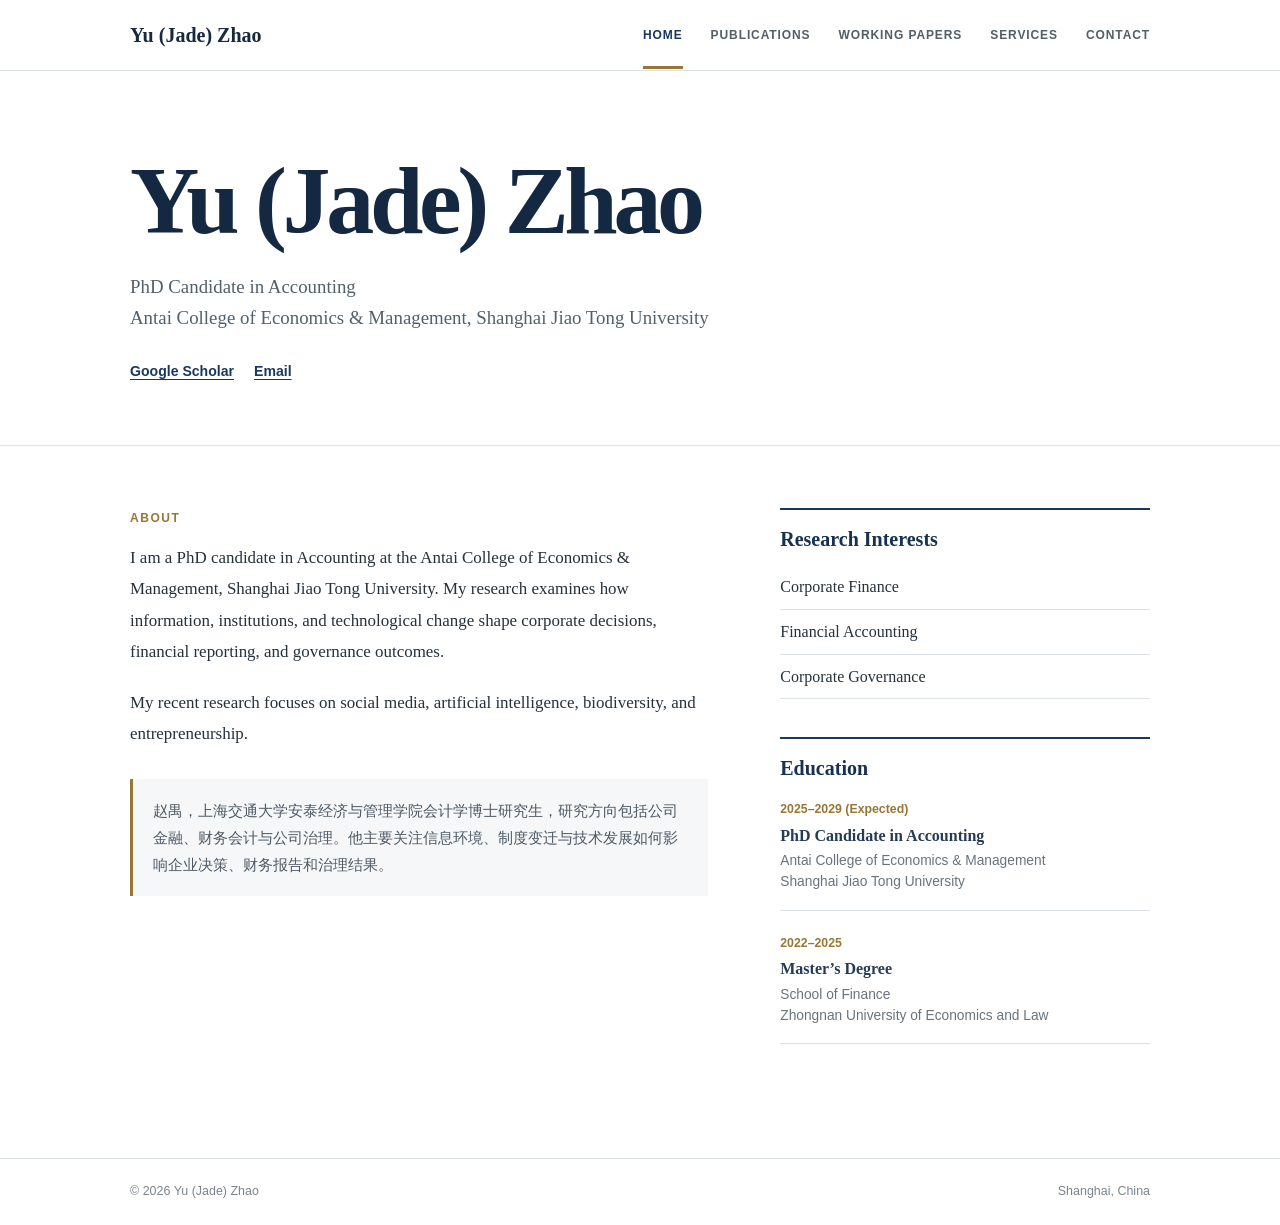
<file: index.html>
<!doctype html><html lang="en"><head><meta charset="utf-8"><meta name="viewport" content="width=device-width,initial-scale=1"><meta name="description" content="Yu (Jade) Zhao, PhD candidate in Accounting at Shanghai Jiao Tong University."><title>Yu (Jade) Zhao | Home</title><link rel="stylesheet" href="styles.css"></head><body><header><nav class="nav wrap"><a class="brand" href="index.html">Yu (Jade) Zhao</a><button class="menu" aria-label="Open navigation" aria-expanded="false">☰</button><div class="navlinks"><a class="active" href="index.html">Home</a><a href="publications.html">Publications</a><a href="working-papers.html">Working Papers</a><a href="services.html">Services</a><a href="contact.html">Contact</a></div></nav></header><main class="page"><section class="home-hero"><div class="wrap"><h1>Yu (Jade) Zhao</h1><p class="position">PhD Candidate in Accounting<br>Antai College of Economics &amp; Management, Shanghai Jiao Tong University</p><div class="quicklinks"><a href="https://scholar.google.com/citations?hl=en&amp;user=qsO-8ZEAAAAJ" target="_blank" rel="noopener">Google Scholar</a><a href="mailto:zhaoyu1999@sjtu.edu.cn">Email</a></div></div></section><div class="home-grid wrap"><section><div class="section-label">About</div><div class="bio"><p>I am a PhD candidate in Accounting at the Antai College of Economics &amp; Management, Shanghai Jiao Tong University. My research examines how information, institutions, and technological change shape corporate decisions, financial reporting, and governance outcomes.</p><p>My recent research focuses on social media, artificial intelligence, biodiversity, and entrepreneurship.</p><div class="chinese" lang="zh-CN">赵禺，上海交通大学安泰经济与管理学院会计学博士研究生，研究方向包括公司金融、财务会计与公司治理。他主要关注信息环境、制度变迁与技术发展如何影响企业决策、财务报告和治理结果。</div></div></section><aside><div class="side-block"><h2>Research Interests</h2><ul class="interest-list"><li>Corporate Finance</li><li>Financial Accounting</li><li>Corporate Governance</li></ul></div><div class="side-block"><h2>Education</h2><div class="edu"><time>2025–2029 (Expected)</time><strong>PhD Candidate in Accounting</strong><span>Antai College of Economics &amp; Management<br>Shanghai Jiao Tong University</span></div><div class="edu"><time>2022–2025</time><strong>Master’s Degree</strong><span>School of Finance<br>Zhongnan University of Economics and Law</span></div></div></aside></div></main><footer><div class="foot wrap"><span>© <span id="year"></span> Yu (Jade) Zhao</span><span>Shanghai, China</span></div></footer><script src="site.js"></script></body></html>
</file>
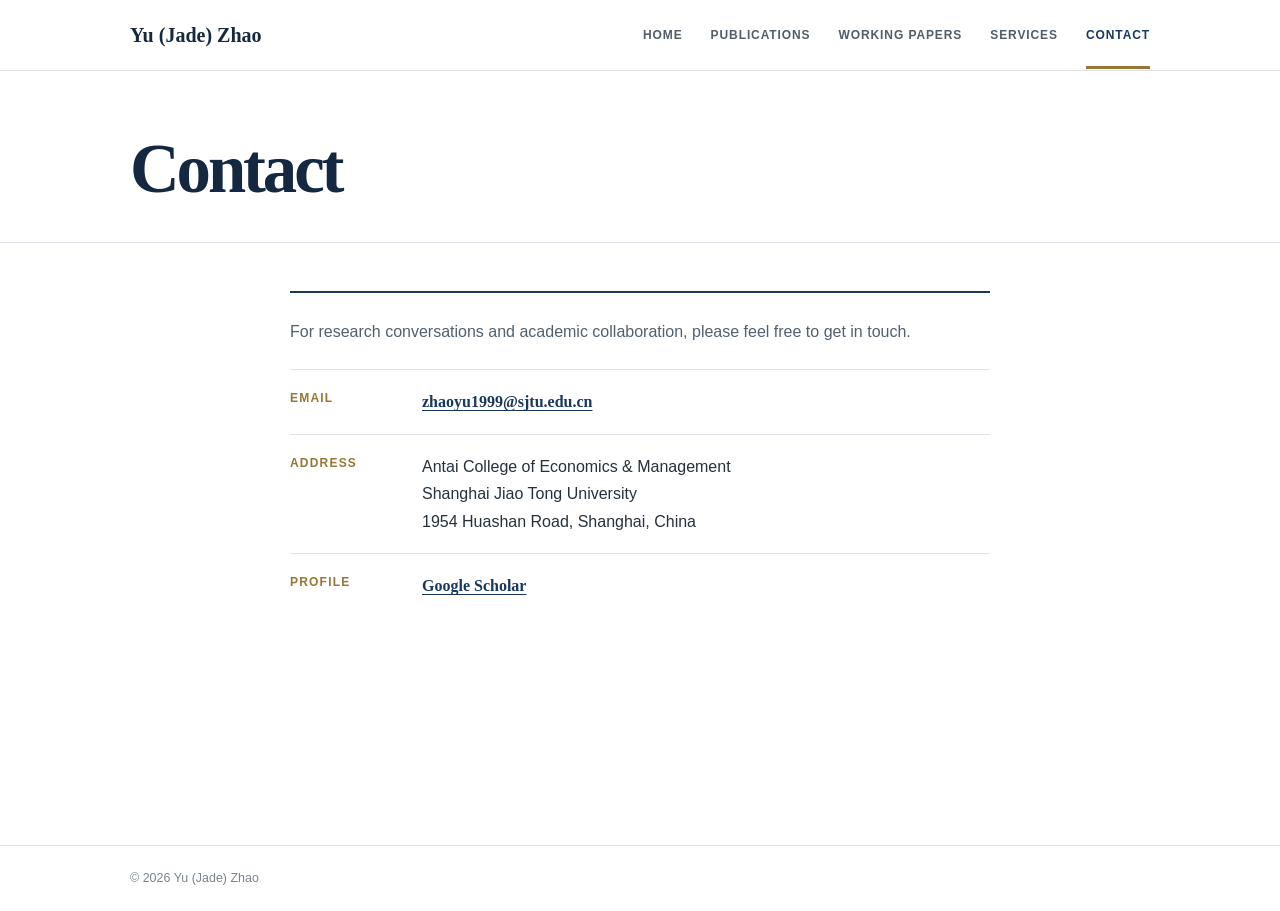
<file: contact.html>
<!doctype html><html lang="en"><head><meta charset="utf-8"><meta name="viewport" content="width=device-width,initial-scale=1"><title>Contact | Yu (Jade) Zhao</title><link rel="stylesheet" href="styles.css"></head><body><header><nav class="nav wrap"><a class="brand" href="index.html">Yu (Jade) Zhao</a><button class="menu" aria-label="Open navigation">☰</button><div class="navlinks"><a href="index.html">Home</a><a href="publications.html">Publications</a><a href="working-papers.html">Working Papers</a><a href="services.html">Services</a><a class="active" href="contact.html">Contact</a></div></nav></header><main class="page"><div class="page-head"><div class="wrap"><h1>Contact</h1></div></div><section class="list-section"><div class="contact-card wrap"><p>For research conversations and academic collaboration, please feel free to get in touch.</p><div class="contact-row"><b>Email</b><a href="mailto:zhaoyu1999@sjtu.edu.cn">zhaoyu1999@sjtu.edu.cn</a></div><div class="contact-row"><b>Address</b><address>Antai College of Economics &amp; Management<br>Shanghai Jiao Tong University<br>1954 Huashan Road, Shanghai, China</address></div><div class="contact-row"><b>Profile</b><a href="https://scholar.google.com/citations?hl=en&amp;user=qsO-8ZEAAAAJ">Google Scholar</a></div></div></section></main><footer><div class="foot wrap"><span>© <span id="year"></span> Yu (Jade) Zhao</span></div></footer><script src="site.js"></script></body></html>
</file>
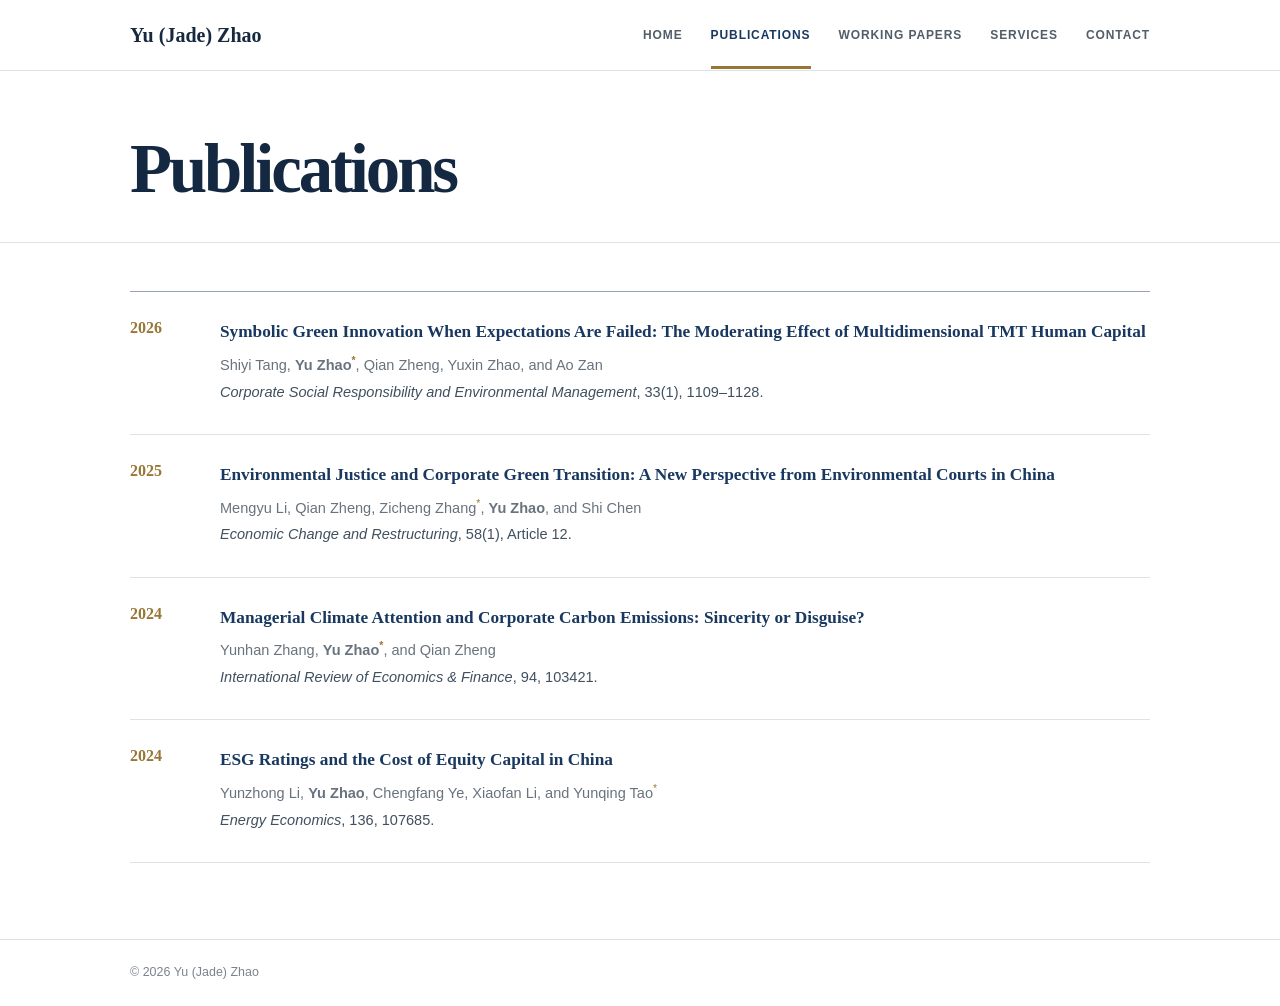
<file: publications.html>
<!doctype html><html lang="en"><head><meta charset="utf-8"><meta name="viewport" content="width=device-width,initial-scale=1"><title>Publications | Yu (Jade) Zhao</title><link rel="stylesheet" href="styles.css"></head><body><header><nav class="nav wrap"><a class="brand" href="index.html">Yu (Jade) Zhao</a><button class="menu" aria-label="Open navigation">☰</button><div class="navlinks"><a href="index.html">Home</a><a class="active" href="publications.html">Publications</a><a href="working-papers.html">Working Papers</a><a href="services.html">Services</a><a href="contact.html">Contact</a></div></nav></header><main class="page"><div class="page-head"><div class="wrap"><h1>Publications</h1></div></div><section class="list-section"><div class="pub-list wrap"><article class="pub"><div class="pub-year">2026</div><div><h2><a href="https://doi.org/10.1002/csr.70221">Symbolic Green Innovation When Expectations Are Failed: The Moderating Effect of Multidimensional TMT Human Capital</a></h2><p>Shiyi Tang, <strong>Yu Zhao<sup style="color:#987635;font-size:.72em;vertical-align:super">*</sup></strong>, Qian Zheng, Yuxin Zhao, and Ao Zan</p><p class="venue"><em>Corporate Social Responsibility and Environmental Management</em>, 33(1), 1109–1128.</p></div></article><article class="pub"><div class="pub-year">2025</div><div><h2><a href="https://doi.org/10.1007/s10644-024-09848-x">Environmental Justice and Corporate Green Transition: A New Perspective from Environmental Courts in China</a></h2><p>Mengyu Li, Qian Zheng, Zicheng Zhang<sup style="color:#987635;font-size:.72em;vertical-align:super">*</sup>, <strong>Yu Zhao</strong>, and Shi Chen</p><p class="venue"><em>Economic Change and Restructuring</em>, 58(1), Article 12.</p></div></article><article class="pub"><div class="pub-year">2024</div><div><h2><a href="https://doi.org/10.1016/j.iref.2024.103421">Managerial Climate Attention and Corporate Carbon Emissions: Sincerity or Disguise?</a></h2><p>Yunhan Zhang, <strong>Yu Zhao<sup style="color:#987635;font-size:.72em;vertical-align:super">*</sup></strong>, and Qian Zheng</p><p class="venue"><em>International Review of Economics &amp; Finance</em>, 94, 103421.</p></div></article><article class="pub"><div class="pub-year">2024</div><div><h2><a href="https://doi.org/10.1016/j.eneco.2024.107685">ESG Ratings and the Cost of Equity Capital in China</a></h2><p>Yunzhong Li, <strong>Yu Zhao</strong>, Chengfang Ye, Xiaofan Li, and Yunqing Tao<sup style="color:#987635;font-size:.72em;vertical-align:super">*</sup></p><p class="venue"><em>Energy Economics</em>, 136, 107685.</p></div></article></div></section></main><footer><div class="foot wrap"><span>© <span id="year"></span> Yu (Jade) Zhao</span></div></footer><script src="site.js?v=4"></script></body></html>
</file>
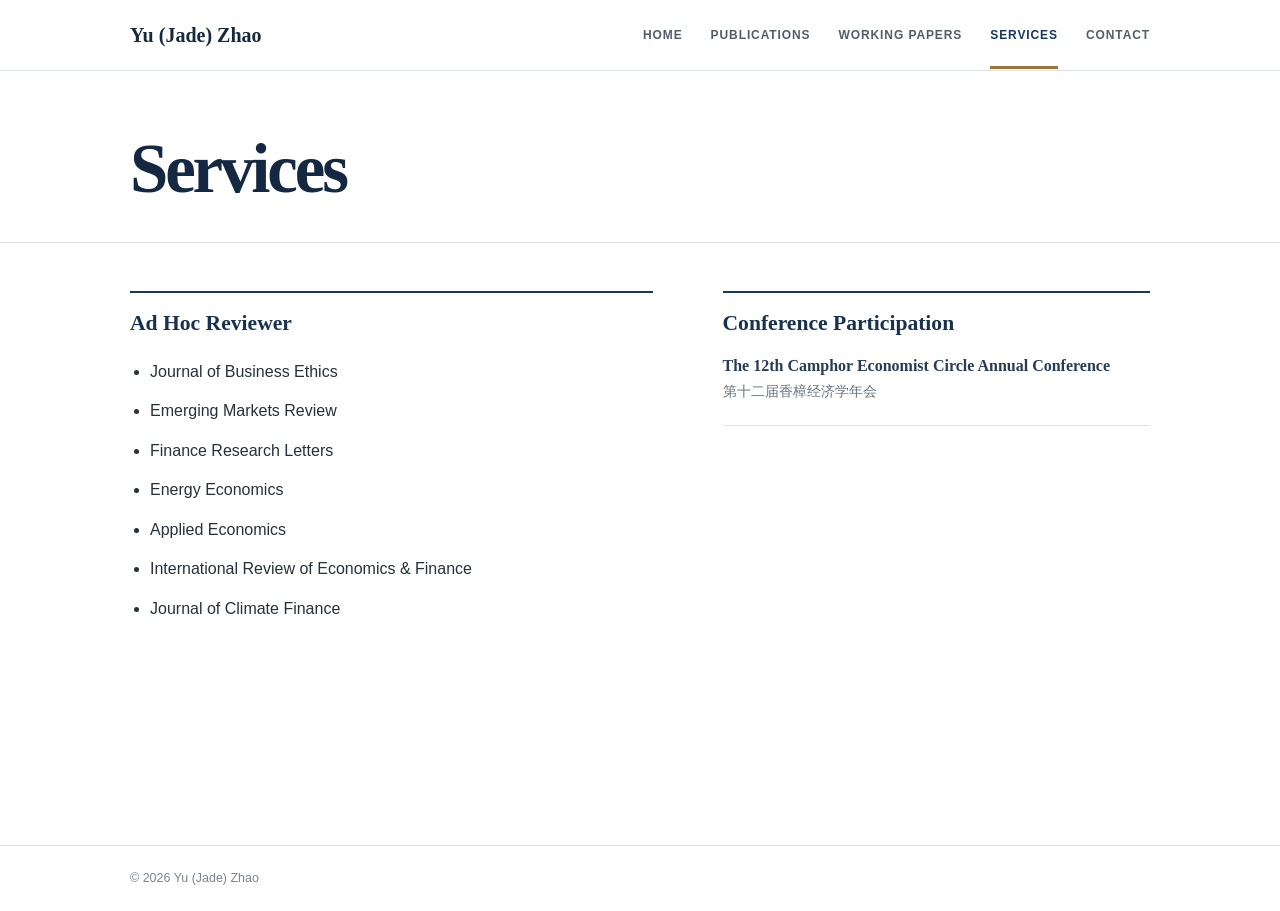
<file: services.html>
<!doctype html><html lang="en"><head><meta charset="utf-8"><meta name="viewport" content="width=device-width,initial-scale=1"><title>Services | Yu (Jade) Zhao</title><link rel="stylesheet" href="styles.css"></head><body><header><nav class="nav wrap"><a class="brand" href="index.html">Yu (Jade) Zhao</a><button class="menu" aria-label="Open navigation">☰</button><div class="navlinks"><a href="index.html">Home</a><a href="publications.html">Publications</a><a href="working-papers.html">Working Papers</a><a class="active" href="services.html">Services</a><a href="contact.html">Contact</a></div></nav></header><main class="page"><div class="page-head"><div class="wrap"><h1>Services</h1></div></div><section class="list-section"><div class="services wrap"><div class="block"><h2>Ad Hoc Reviewer</h2><ul class="journals"><li>Journal of Business Ethics</li><li>Emerging Markets Review</li><li>Finance Research Letters</li><li>Energy Economics</li><li>Applied Economics</li><li>International Review of Economics &amp; Finance</li><li>Journal of Climate Finance</li></ul></div><div class="block"><h2>Conference Participation</h2><div class="conference"><strong>The 12th Camphor Economist Circle Annual Conference</strong><span>第十二届香樟经济学年会</span></div></div></div></section></main><footer><div class="foot wrap"><span>© <span id="year"></span> Yu (Jade) Zhao</span></div></footer><script src="site.js"></script></body></html>
</file>
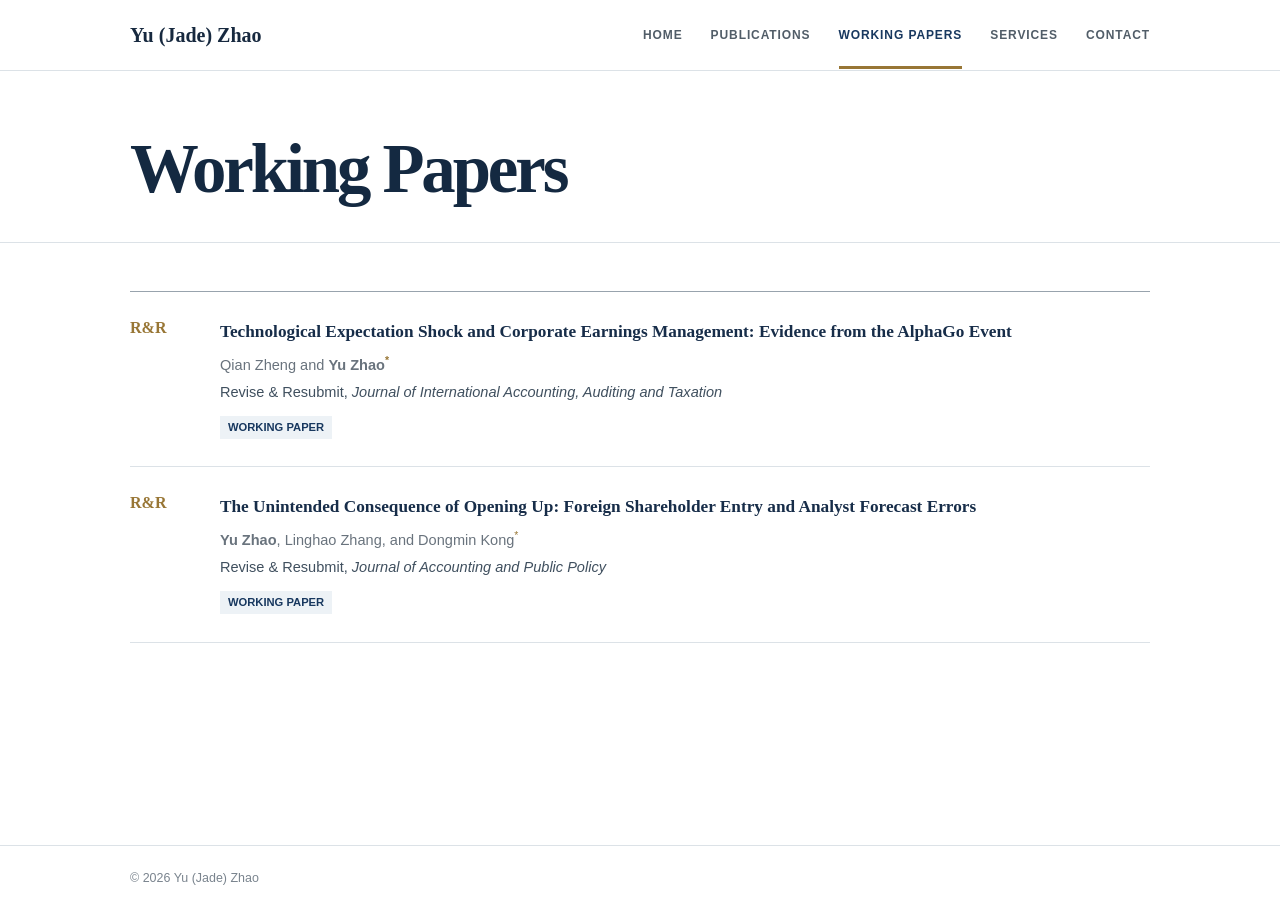
<file: working-papers.html>
<!doctype html><html lang="en"><head><meta charset="utf-8"><meta name="viewport" content="width=device-width,initial-scale=1"><title>Working Papers | Yu (Jade) Zhao</title><link rel="stylesheet" href="styles.css"></head><body><header><nav class="nav wrap"><a class="brand" href="index.html">Yu (Jade) Zhao</a><button class="menu" aria-label="Open navigation">☰</button><div class="navlinks"><a href="index.html">Home</a><a href="publications.html">Publications</a><a class="active" href="working-papers.html">Working Papers</a><a href="services.html">Services</a><a href="contact.html">Contact</a></div></nav></header><main class="page"><div class="page-head"><div class="wrap"><h1>Working Papers</h1></div></div><section class="list-section"><div class="pub-list wrap"><article class="pub"><div class="pub-year">R&amp;R</div><div><h2>Technological Expectation Shock and Corporate Earnings Management: Evidence from the AlphaGo Event</h2><p>Qian Zheng and <strong>Yu Zhao<sup style="color:#987635;font-size:.72em;vertical-align:super">*</sup></strong></p><p class="venue">Revise &amp; Resubmit, <em>Journal of International Accounting, Auditing and Taxation</em></p><span class="status">Working Paper</span></div></article><article class="pub"><div class="pub-year">R&amp;R</div><div><h2>The Unintended Consequence of Opening Up: Foreign Shareholder Entry and Analyst Forecast Errors</h2><p><strong>Yu Zhao</strong>, Linghao Zhang, and Dongmin Kong<sup style="color:#987635;font-size:.72em;vertical-align:super">*</sup></p><p class="venue">Revise &amp; Resubmit, <em>Journal of Accounting and Public Policy</em></p><span class="status">Working Paper</span></div></article></div></section></main><footer><div class="foot wrap"><span>© <span id="year"></span> Yu (Jade) Zhao</span></div></footer><script src="site.js?v=4"></script></body></html>
</file>
<file: styles.css>
:root{--navy:#18385f;--ink:#26313b;--muted:#69737d;--gold:#987635;--line:#dce2e7;--soft:#f5f7f9;--serif:Georgia,"Times New Roman",serif;--sans:Arial,"Helvetica Neue",sans-serif}*{box-sizing:border-box}html{scroll-behavior:smooth}body{margin:0;background:#fff;color:var(--ink);font:16px/1.72 var(--sans)}a{color:var(--navy);text-underline-offset:3px}.wrap{width:min(1020px,calc(100% - 40px));margin:auto}header{border-bottom:1px solid var(--line);background:rgba(255,255,255,.97);position:sticky;top:0;z-index:20}.nav{min-height:70px;display:flex;align-items:center;justify-content:space-between}.brand{font:700 1.25rem var(--serif);color:#17293f;text-decoration:none}.navlinks{display:flex;gap:28px}.navlinks a{color:#515d68;text-decoration:none;text-transform:uppercase;letter-spacing:.075em;font-size:.75rem;font-weight:700;padding:24px 0 21px;border-bottom:3px solid transparent}.navlinks a:hover,.navlinks a.active{color:var(--navy);border-color:var(--gold)}.menu{display:none;border:0;background:none;color:var(--navy);font-size:1.45rem}.page{min-height:calc(100vh - 126px)}.home-hero{padding:82px 0 62px;border-bottom:1px solid var(--line)}h1{font:700 clamp(3.5rem,8vw,6rem)/1 var(--serif);letter-spacing:-.045em;color:#142941;margin:0 0 22px}.position{font:400 1.18rem/1.65 var(--serif);color:#52606c;margin:0}.quicklinks{display:flex;gap:20px;flex-wrap:wrap;margin-top:26px}.quicklinks a{font-size:.88rem;font-weight:700}.home-grid{display:grid;grid-template-columns:1.22fr .78fr;gap:72px;padding:62px 0 76px}.section-label{color:var(--gold);font-size:.75rem;font-weight:700;text-transform:uppercase;letter-spacing:.13em;margin-bottom:13px}.bio{font:400 1.06rem/1.85 var(--serif)}.bio p{margin:0 0 19px}.chinese{margin-top:30px;background:var(--soft);border-left:3px solid var(--gold);padding:18px 20px;color:#4e5963;font:15px/1.8 var(--sans)}.side-block{border-top:2px solid var(--navy);padding-top:18px;margin-bottom:38px}.side-block h2{font:700 1.25rem var(--serif);margin:0 0 14px;color:#17314f}.interest-list{list-style:none;margin:0;padding:0}.interest-list li{padding:8px 0;border-bottom:1px solid var(--line);font-family:var(--serif)}.edu{padding:0 0 17px;margin-bottom:17px;border-bottom:1px solid var(--line)}.edu time{color:var(--gold);font-size:.77rem;font-weight:700}.edu strong{display:block;font:700 1rem/1.4 var(--serif);color:#273c54;margin:3px 0}.edu span{display:block;color:var(--muted);font-size:.86rem;line-height:1.55}.page-head{padding:64px 0 38px;border-bottom:1px solid var(--line)}.page-head h1{font-size:clamp(2.6rem,6vw,4.3rem);margin:0}.list-section{padding:48px 0 76px}.pub-list{border-top:1px solid #98a3ad}.pub{display:grid;grid-template-columns:66px 1fr;gap:24px;padding:27px 0;border-bottom:1px solid var(--line)}.pub-year{font:700 1rem var(--serif);color:var(--gold)}.pub h2{font:700 1.08rem/1.5 var(--serif);color:#172d49;margin:0 0 7px}.pub h2 a{text-decoration:none}.pub h2 a:hover{text-decoration:underline}.pub p{margin:2px 0;color:var(--muted);font-size:.91rem}.pub .venue{color:#40505f}.status{display:inline-block;margin-top:9px;background:#edf2f6;color:var(--navy);padding:2px 8px;text-transform:uppercase;font-size:.7rem;font-weight:700}.services{display:grid;grid-template-columns:1.1fr .9fr;gap:70px}.block{border-top:2px solid var(--navy);padding-top:18px}.block h2{font:700 1.35rem var(--serif);color:#17314f;margin:0 0 16px}.journals{margin:0;padding-left:20px}.journals li{padding:6px 0}.conference{border-bottom:1px solid var(--line);padding:2px 0 20px}.conference strong{display:block;font:700 1rem/1.45 var(--serif);color:#273c54}.conference span{color:var(--muted);font-size:.88rem}.contact-card{max-width:700px;border-top:2px solid var(--navy);padding-top:25px}.contact-card>p{margin:0 0 24px;color:#52606d}.contact-row{display:grid;grid-template-columns:110px 1fr;gap:22px;padding:18px 0;border-top:1px solid var(--line)}.contact-row b{font-size:.75rem;text-transform:uppercase;letter-spacing:.1em;color:var(--gold)}.contact-row address{font-style:normal}.contact-row a{font-family:var(--serif);font-weight:700}footer{border-top:1px solid var(--line);padding:22px 0;color:#7a848e;font-size:.78rem}.foot{display:flex;justify-content:space-between}@media(max-width:760px){.wrap{width:min(100% - 28px,620px)}.menu{display:block}.navlinks{display:none;position:absolute;top:70px;left:0;right:0;background:#fff;padding:10px 22px 18px;border-bottom:1px solid var(--line);flex-direction:column;gap:0}.navlinks.open{display:flex}.navlinks a{padding:9px 0;border:0}.home-hero{padding:54px 0 44px}.home-grid,.services{grid-template-columns:1fr;gap:42px;padding:46px 0 58px}.page-head{padding:46px 0 28px}.list-section{padding:36px 0 58px}.pub{grid-template-columns:50px 1fr;gap:15px}.contact-row{grid-template-columns:1fr;gap:4px}.foot{display:block}}
</file>
